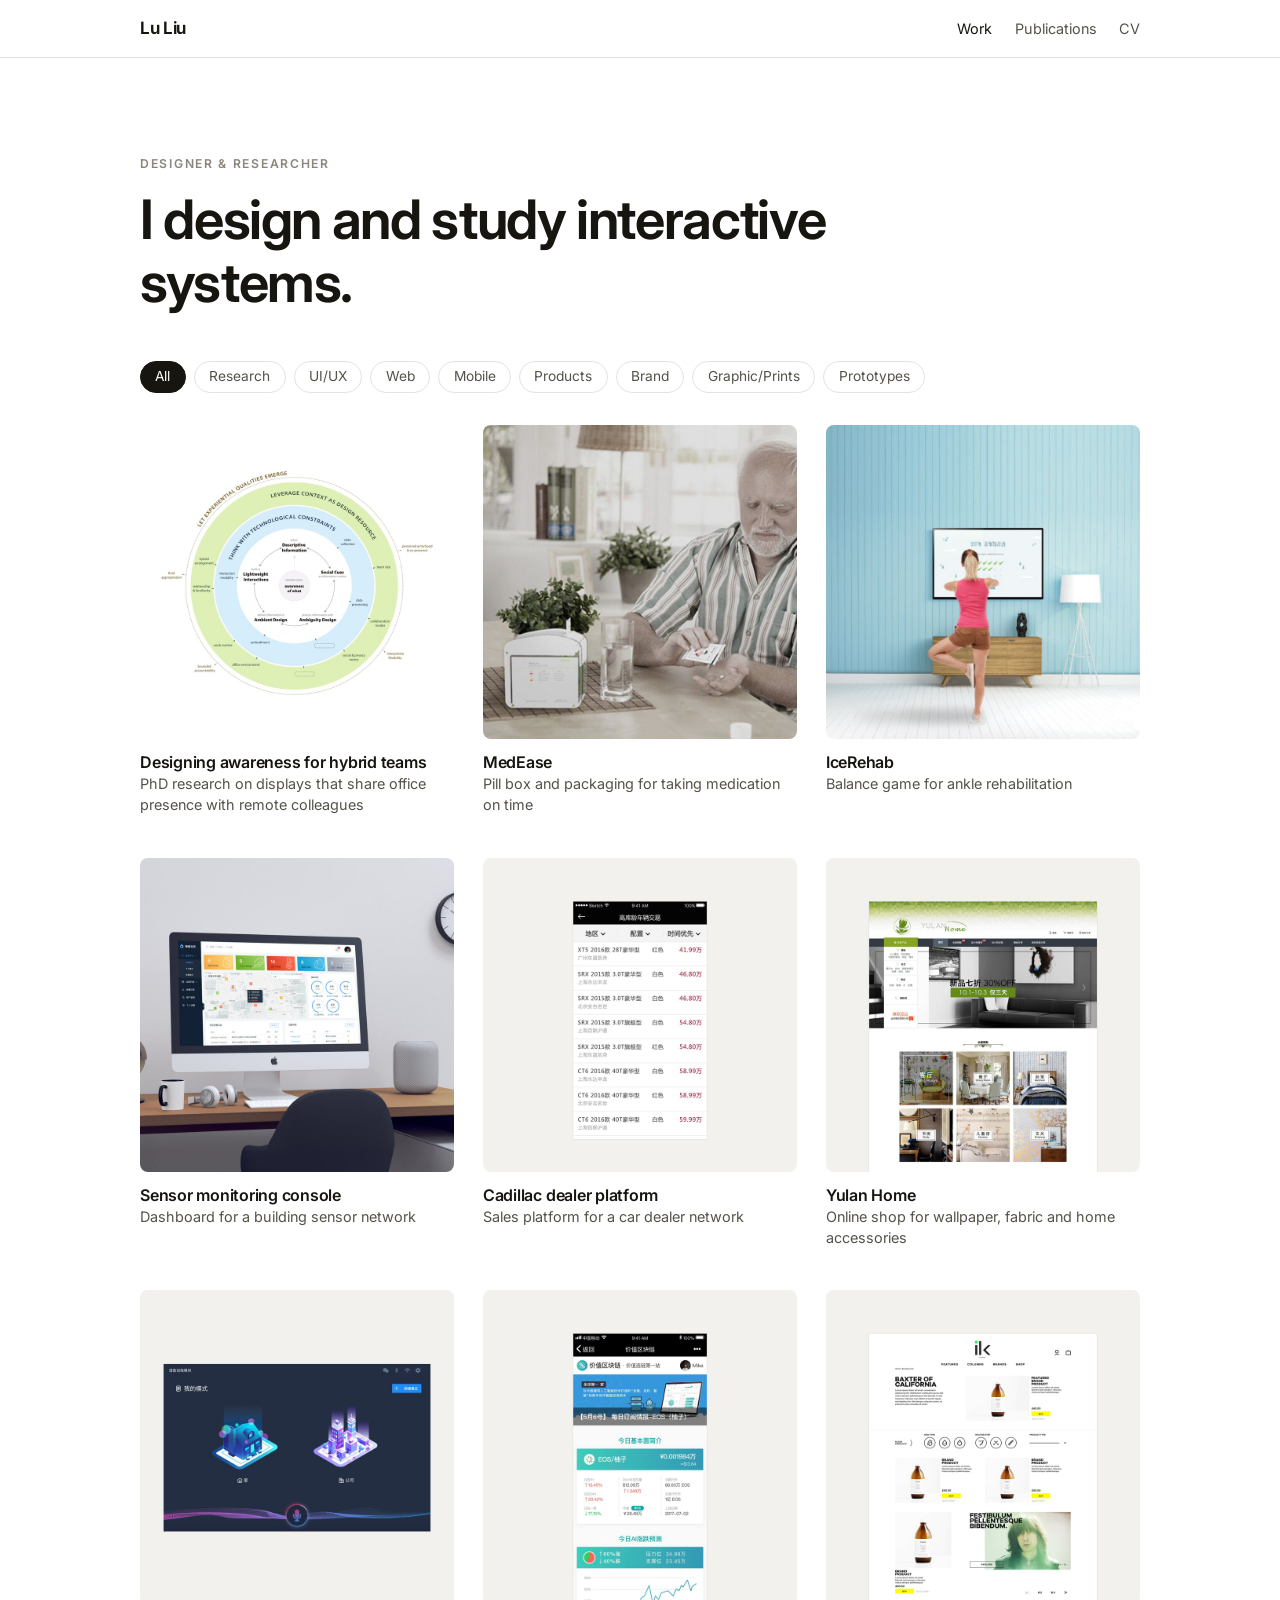
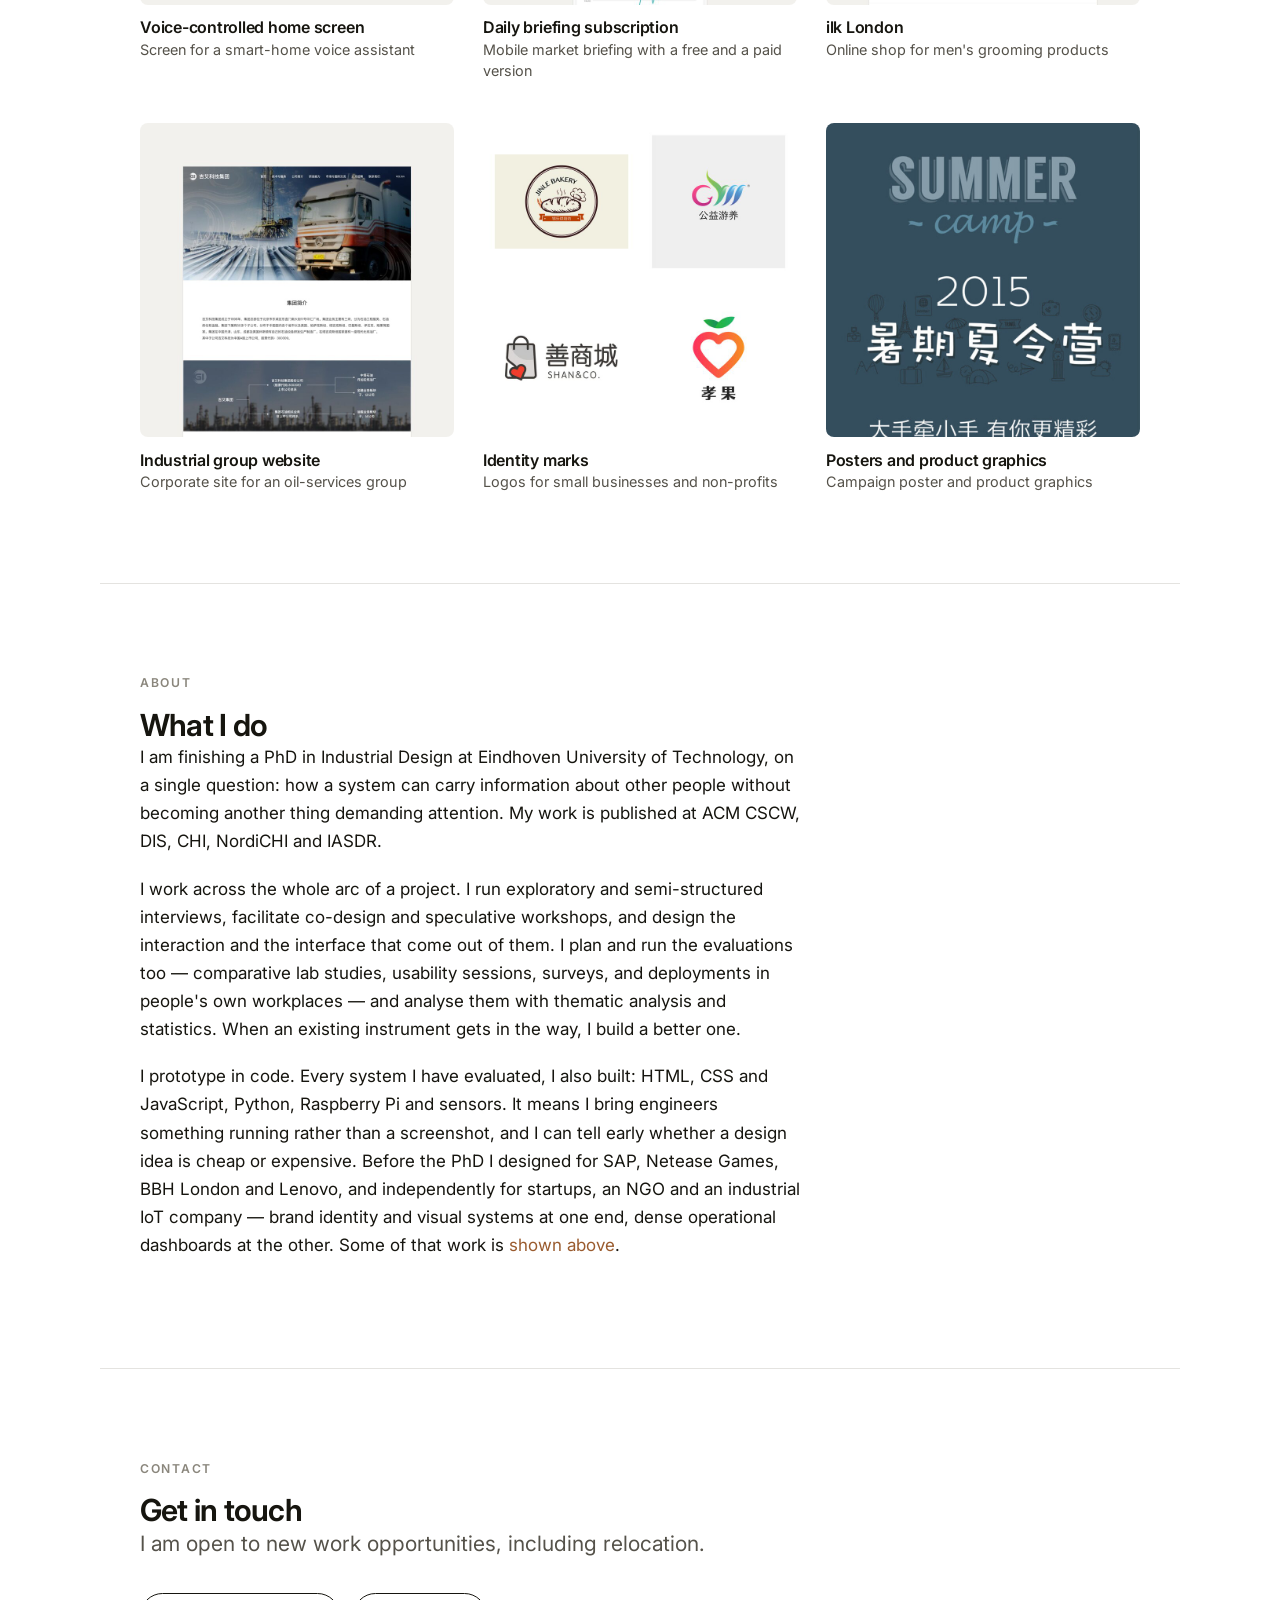
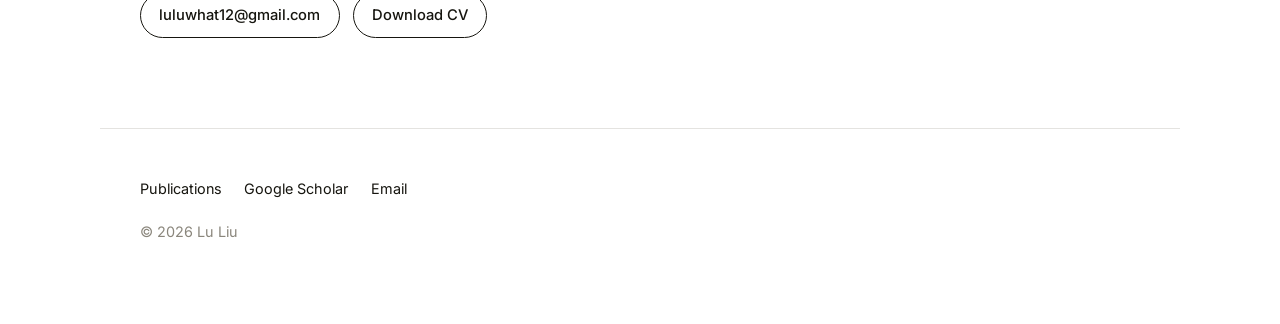
<file: index.html>
<!doctype html>
<html lang="en">
<head>
<meta charset="utf-8">
<meta name="viewport" content="width=device-width, initial-scale=1">
<title>Lu Liu — Designer &amp; Researcher</title>
<meta name="description" content="Lu Liu designs and studies interactive systems — from first interview to working prototype and deployment.">
<link rel="preconnect" href="https://fonts.googleapis.com">
<link rel="preconnect" href="https://fonts.gstatic.com" crossorigin>
<link href="https://fonts.googleapis.com/css2?family=Inter:wght@400;500;600;650&display=swap" rel="stylesheet">
<link rel="icon" href="favicon.svg" type="image/svg+xml">
<link rel="stylesheet" href="style.css">
</head>
<body>

<a class="skip" href="#main">Skip to content</a>

<nav class="nav">
  <div class="nav-in">
    <a class="nav-name" href="index.html">Lu Liu</a>
    <div class="nav-links">
      <a href="#work" aria-current="page">Work</a>
      <a href="publications.html">Publications</a>
      <a href="files/cv.pdf">CV</a>
    </div>
  </div>
</nav>

<main id="main">

<header class="hero wrap">
  <p class="eyebrow">Designer &amp; Researcher</p>
  <h1>I design and study interactive systems.</h1>
</header>

<section id="work" class="wrap work">
  <h2 class="visually-hidden">Projects</h2>
  <div class="filters" role="group" aria-label="Filter projects" hidden>
    <button type="button" data-filter="all" aria-pressed="true">All</button>
    <button type="button" data-filter="research" aria-pressed="false">Research</button>
    <button type="button" data-filter="ui" aria-pressed="false">UI/UX</button>
    <button type="button" data-filter="web" aria-pressed="false">Web</button>
    <button type="button" data-filter="mobile" aria-pressed="false">Mobile</button>
    <button type="button" data-filter="product" aria-pressed="false">Products</button>
    <button type="button" data-filter="brand" aria-pressed="false">Brand</button>
    <button type="button" data-filter="print" aria-pressed="false">Graphic/Prints</button>
    <button type="button" data-filter="prototypes" aria-pressed="false">Prototypes</button>
  </div>

  <div class="tgrid">
    <a class="tcard" href="awareness.html" data-tags="research prototypes">
      <img src="img/teasers/awareness.jpg" width="800" height="800" alt="A diagram of the design approach from the PhD research.">
      <h3>Designing awareness for hybrid teams</h3>
      <p>PhD research on displays that share office presence with remote colleagues</p>
    </a>
    <a class="tcard" href="medease.html" data-tags="product mobile prototypes">
      <img src="img/teasers/medease.jpg" width="800" height="800" alt="An older man at a kitchen table taking a pill, with the MedEase box beside him.">
      <h3>MedEase</h3>
      <p>Pill box and packaging for taking medication on time</p>
    </a>
    <a class="tcard" href="icerehab.html" data-tags="research prototypes">
      <img src="img/teasers/icerehab.jpg" width="800" height="800" alt="A person balancing on one leg in front of a screen running the IceRehab game.">
      <h3>IceRehab</h3>
      <p>Balance game for ankle rehabilitation</p>
    </a>
    <a class="tcard" href="sensor.html" data-tags="ui web">
      <img src="img/teasers/sensor.jpg" width="800" height="800" alt="The sensor monitoring dashboard on a desktop monitor." loading="lazy" decoding="async">
      <h3>Sensor monitoring console</h3>
      <p>Dashboard for a building sensor network</p>
    </a>
    <a class="tcard" href="cadillac.html" data-tags="ui web mobile">
      <img src="img/teasers/cadillac.jpg" width="800" height="800" alt="The mobile inventory screen of the dealer platform." loading="lazy" decoding="async">
      <h3>Cadillac dealer platform</h3>
      <p>Sales platform for a car dealer network</p>
    </a>
    <a class="tcard" href="yulan.html" data-tags="ui web brand">
      <img src="img/teasers/yulan.jpg" width="800" height="800" alt="The top of the Yulan Home homepage." loading="lazy" decoding="async">
      <h3>Yulan Home</h3>
      <p>Online shop for wallpaper, fabric and home accessories</p>
    </a>
    <a class="tcard" href="voice.html" data-tags="ui">
      <img src="img/teasers/voice.jpg" width="800" height="800" alt="The home screen of the voice assistant, with two isometric scenes." loading="lazy" decoding="async">
      <h3>Voice-controlled home screen</h3>
      <p>Screen for a smart-home voice assistant</p>
    </a>
    <a class="tcard" href="briefing.html" data-tags="ui mobile">
      <img src="img/teasers/briefing.jpg" width="800" height="800" alt="The top of the subscriber version of the daily briefing page." loading="lazy" decoding="async">
      <h3>Daily briefing subscription</h3>
      <p>Mobile market briefing with a free and a paid version</p>
    </a>
    <a class="tcard" href="ilk.html" data-tags="ui web mobile print">
      <img src="img/teasers/ilk.jpg" width="800" height="800" alt="The ilk London category page." loading="lazy" decoding="async">
      <h3>ilk London</h3>
      <p>Online shop for men&#x27;s grooming products</p>
    </a>
    <a class="tcard" href="industrial.html" data-tags="ui web mobile">
      <img src="img/teasers/industrial.jpg" width="800" height="800" alt="The top of the industrial group homepage." loading="lazy" decoding="async">
      <h3>Industrial group website</h3>
      <p>Corporate site for an oil-services group</p>
    </a>
    <a class="tcard" href="identity.html" data-tags="brand">
      <img src="img/teasers/identity.jpg" width="800" height="800" alt="Four logos: a bakery, a charity travel program, a charity shop and an elder-care service." loading="lazy" decoding="async">
      <h3>Identity marks</h3>
      <p>Logos for small businesses and non-profits</p>
    </a>
    <a class="tcard" href="posters.html" data-tags="print">
      <img src="img/teasers/posters.jpg" width="800" height="800" alt="A campaign poster for a 2015 summer camp." loading="lazy" decoding="async">
      <h3>Posters and product graphics</h3>
      <p>Campaign poster and product graphics</p>
    </a>
  </div>
</section>

<section class="wrap">
  <div class="narrow">
    <p class="eyebrow">About</p>
    <h2>What I do</h2>
    <p>
      I am finishing a PhD in Industrial Design at Eindhoven University of Technology, on a
      single question: how a system can carry information about other people without becoming
      another thing demanding attention. My work is published at ACM CSCW, DIS, CHI, NordiCHI
      and IASDR.
    </p>
    <p>
      I work across the whole arc of a project. I run exploratory and semi-structured
      interviews, facilitate co-design and speculative workshops, and design the interaction
      and the interface that come out of them. I plan and run the evaluations too —
      comparative lab studies, usability sessions, surveys, and deployments in people's
      own workplaces — and analyse them with thematic analysis and statistics. When an
      existing instrument gets in the way, I build a better one.
    </p>
    <p>
      I prototype in code. Every system I have evaluated, I also built: HTML, CSS and
      JavaScript, Python, Raspberry Pi and sensors. It means I bring engineers something
      running rather than a screenshot, and I can tell early whether a design idea is cheap
      or expensive. Before the PhD I designed for SAP, Netease Games, BBH London and Lenovo,
      and independently for startups, an NGO and an industrial IoT company — brand identity
      and visual systems at one end, dense operational dashboards at the other. Some of that
      work is <a href="#work">shown above</a>.
    </p>
  </div>
</section>

<section class="wrap">
  <div class="narrow">
    <p class="eyebrow">Contact</p>
    <h2>Get in touch</h2>
    <p class="lede">
      I am open to new work opportunities, including relocation.
    </p>
    <div class="btn-row">
      <a class="btn" href="mailto:luluwhat12@gmail.com">luluwhat12@gmail.com</a>
      <a class="btn" href="files/cv.pdf">Download CV</a>
    </div>
  </div>
</section>

</main>

<footer class="wrap">
  <div class="foot-links">
    <a href="publications.html">Publications</a>
    <a href="https://scholar.google.com/citations?user=F97cdc4AAAAJ&hl=en">Google Scholar</a>
    <a href="mailto:luluwhat12@gmail.com">Email</a>
  </div>
  <p>© 2026 Lu Liu</p>
</footer>

<script>
(function () {
  var bar = document.querySelector('.filters');
  var cards = document.querySelectorAll('.tcard');
  bar.hidden = false;
  var allBtn = bar.querySelector('[data-filter="all"]');
  var tagBtns = [].slice.call(bar.querySelectorAll('button[data-filter]:not([data-filter="all"])'));
  function apply() {
    var on = tagBtns.filter(function (b) { return b.getAttribute('aria-pressed') === 'true'; })
                    .map(function (b) { return b.dataset.filter; });
    allBtn.setAttribute('aria-pressed', on.length ? 'false' : 'true');
    cards.forEach(function (c) {
      var t = c.dataset.tags.split(' ');
      c.hidden = on.length > 0 && !on.some(function (f) { return t.indexOf(f) !== -1; });
    });
  }
  bar.addEventListener('click', function (e) {
    var btn = e.target.closest('button[data-filter]');
    if (!btn) return;
    if (btn === allBtn) {
      tagBtns.forEach(function (b) { b.setAttribute('aria-pressed', 'false'); });
    } else {
      btn.setAttribute('aria-pressed', btn.getAttribute('aria-pressed') === 'true' ? 'false' : 'true');
    }
    apply();
  });
})();
</script>

</body>
</html>
</file>
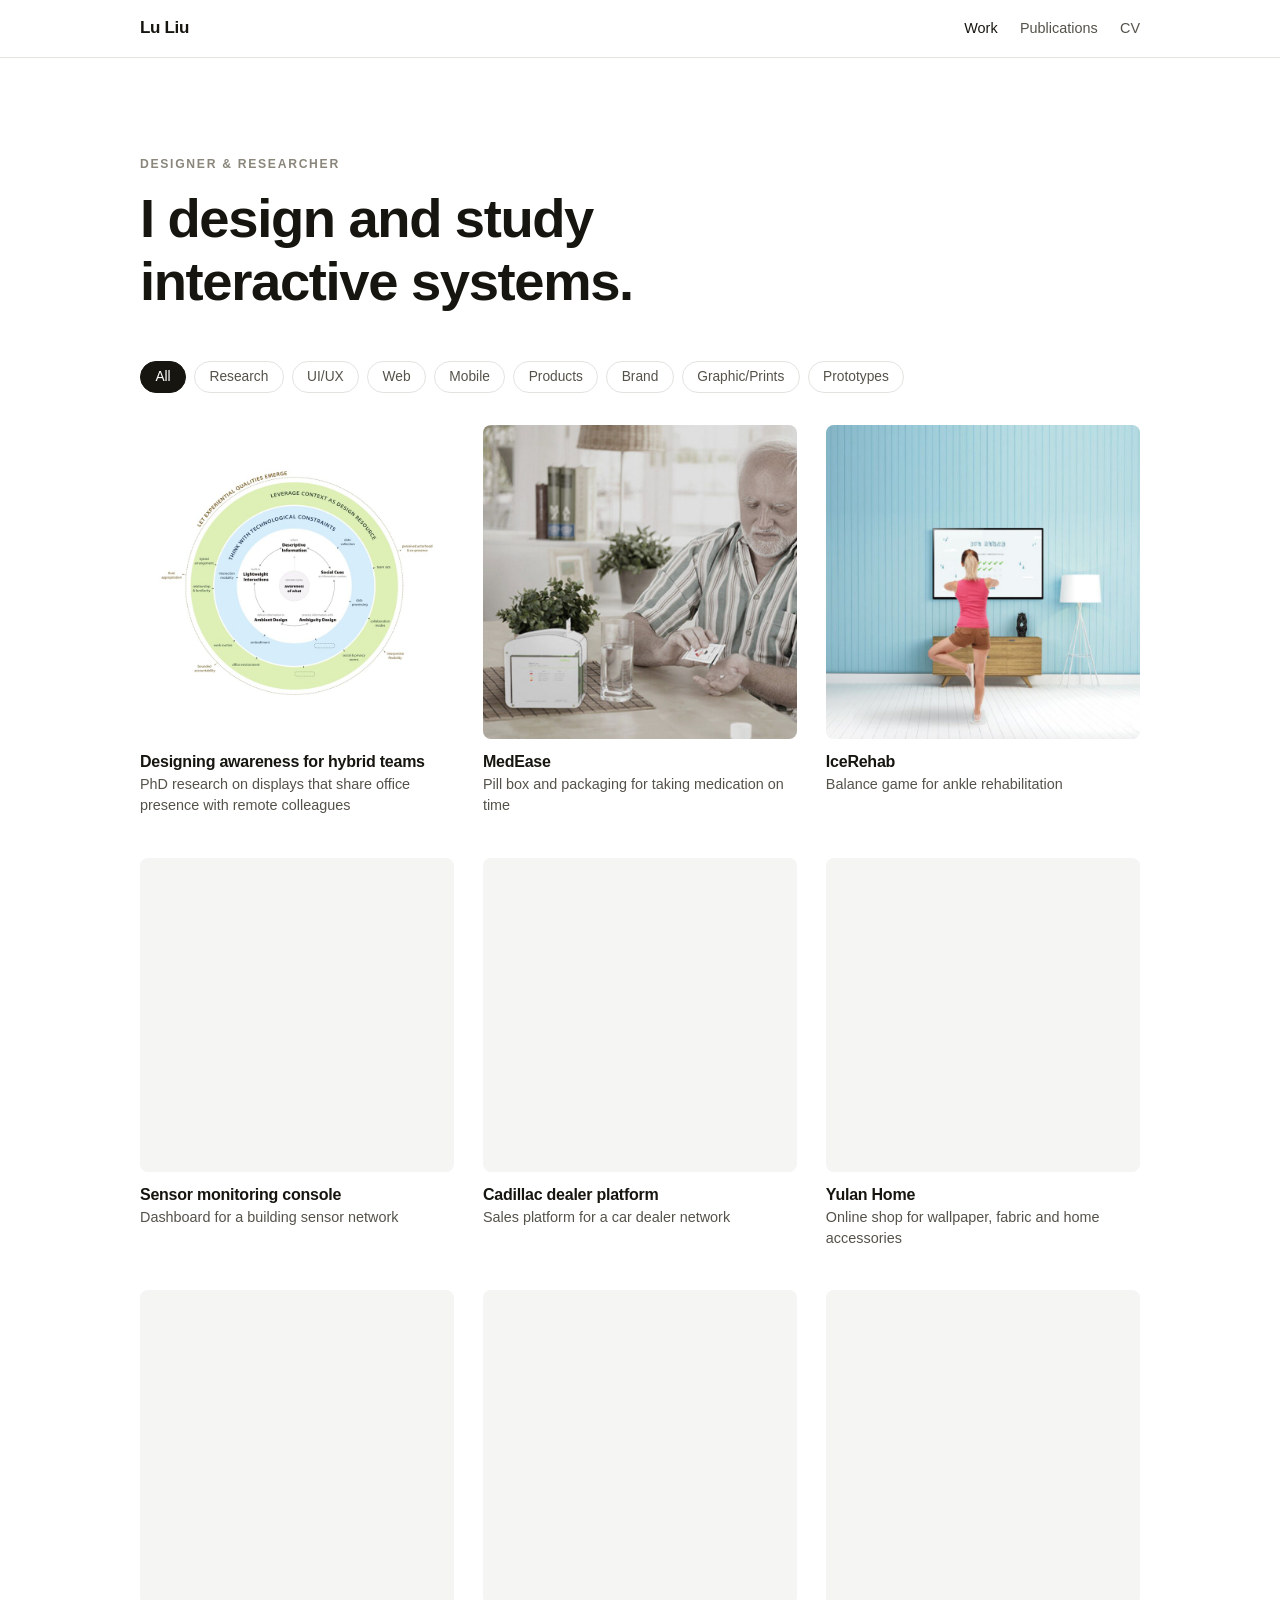
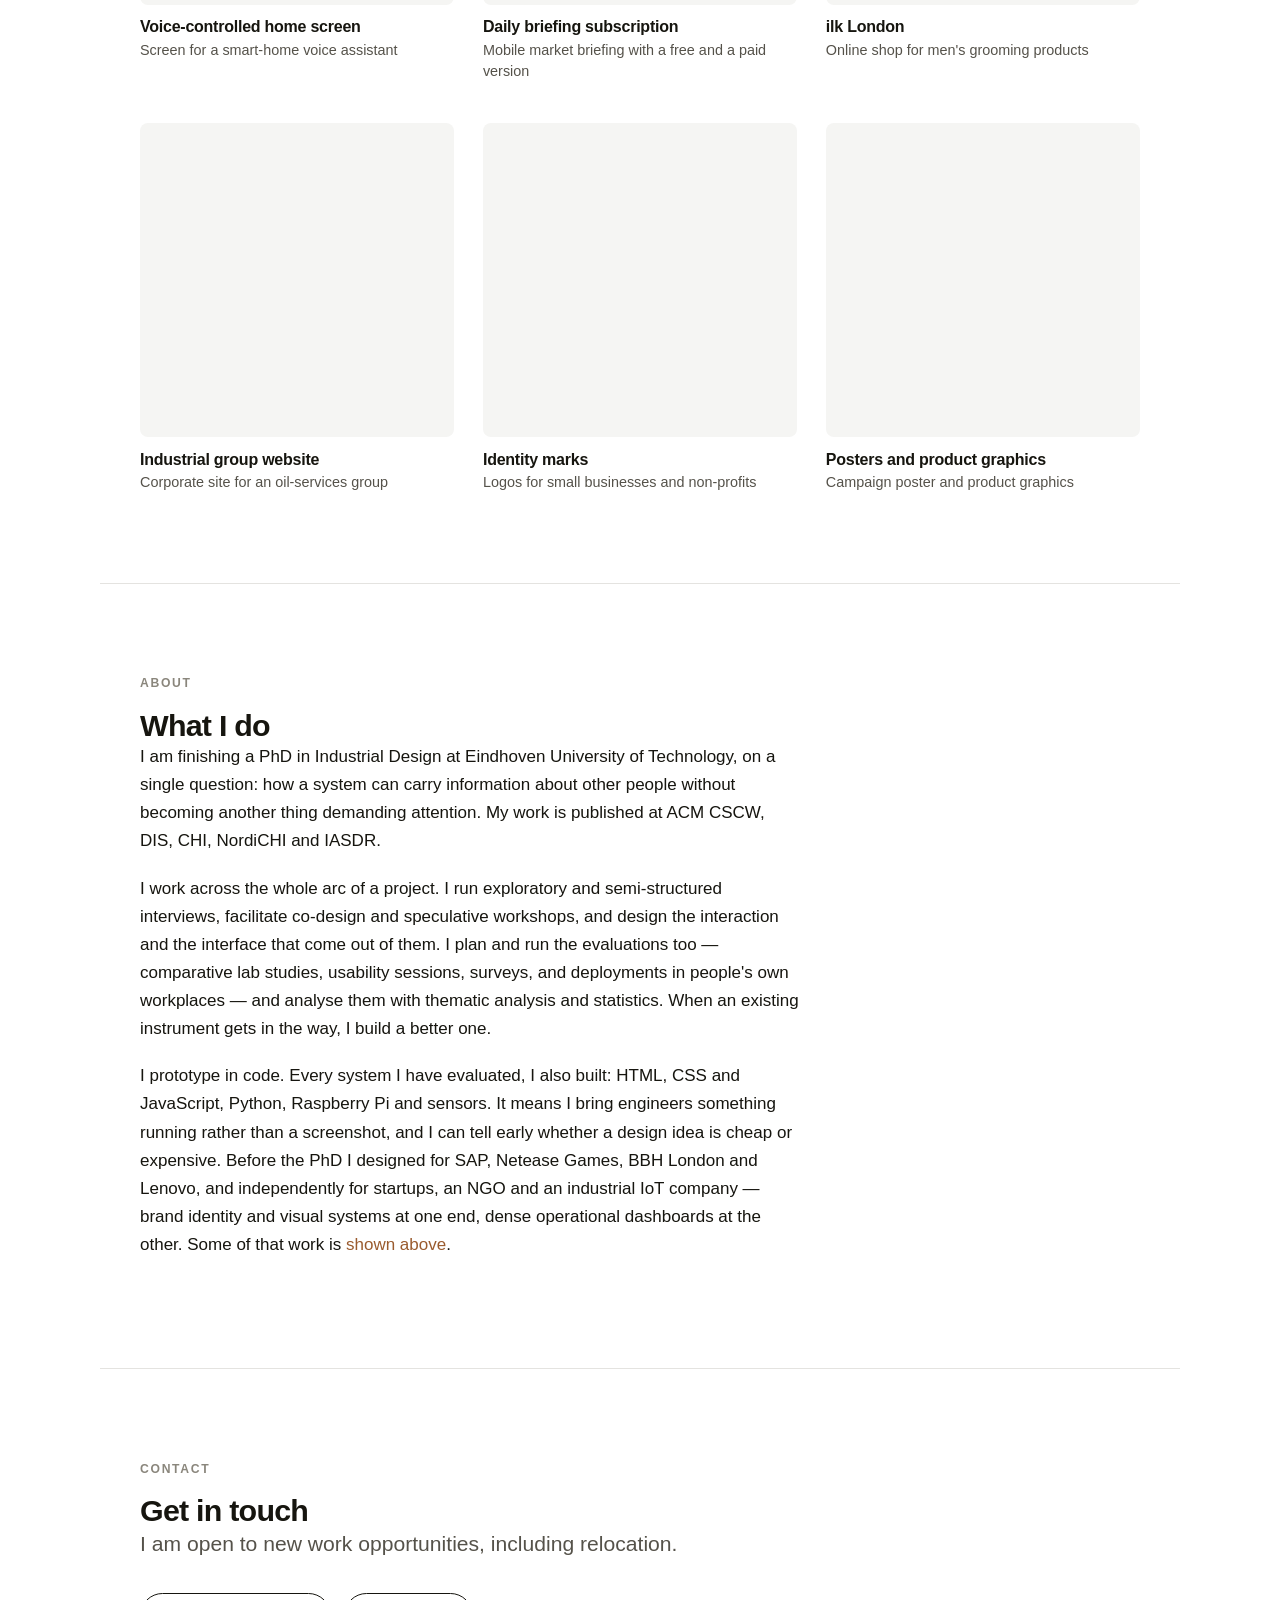
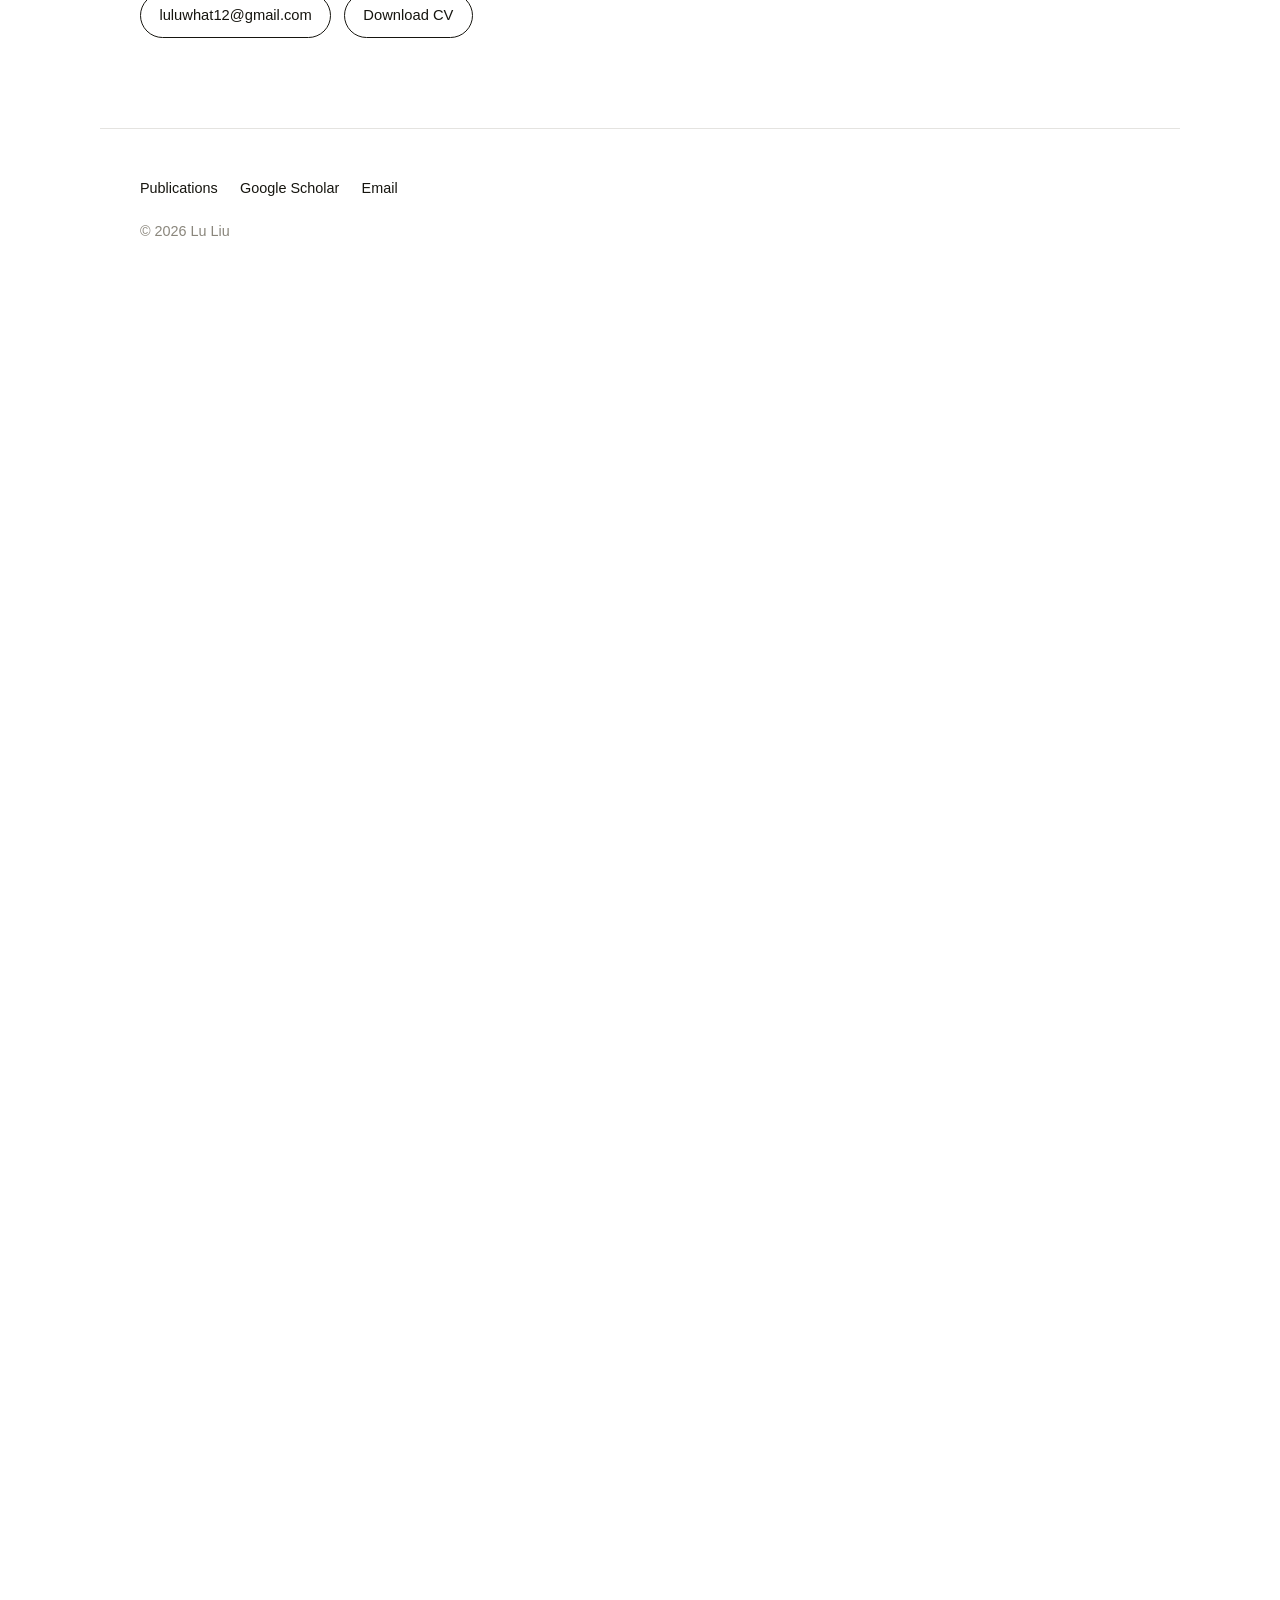
<file: design-work.html>
<!doctype html>
<html lang="en">
<head>
<meta charset="utf-8">
<title>Lu Liu — Work</title>
<meta http-equiv="refresh" content="0; url=index.html#work">
<link rel="canonical" href="index.html#work">
</head>
<body>
<p>This page has moved. <a href="index.html#work">See all work</a>.</p>
</body>
</html>
</file>
<file: style.css>
/* ---------------------------------------------------------
   Lu Liu — portfolio
   Edit the tokens in :root to restyle the whole site.
--------------------------------------------------------- */

:root {
  --bg:        #ffffff;
  --surface:   #ffffff;
  --ink:       #16150f;
  --ink-soft:  #55524a;
  --ink-faint: #8a867c;
  --rule:      #e4e3e0;
  --accent:    #9a5b2e;
  --accent-bg: #f5f5f3;

  --max: 1080px;
  --gap: clamp(3rem, 7vw, 6rem);

  --sans: "Inter", -apple-system, BlinkMacSystemFont, "Segoe UI", Helvetica, Arial, sans-serif;
}

@media (prefers-color-scheme: dark) {
  :root {
    --bg:        #14140f;
    --surface:   #1c1c16;
    --ink:       #f0eee7;
    --ink-soft:  #b3afa4;
    --ink-faint: #7d7a70;
    --rule:      #33322a;
    --accent:    #d99b62;
    --accent-bg: #26231c;
  }
}

* { box-sizing: border-box; }

html { scroll-behavior: smooth; }

/* anchor targets clear the sticky nav */
:target, section[id], main[id] { scroll-margin-top: 4.5rem; }


body {
  margin: 0;
  background: var(--bg);
  color: var(--ink);
  font-family: var(--sans);
  font-size: 17px;
  line-height: 1.65;
  -webkit-font-smoothing: antialiased;
  font-feature-settings: "kern", "liga";
}

img { max-width: 100%; height: auto; display: block; }

a { color: var(--accent); text-decoration: none; }
a:hover { text-decoration: underline; text-underline-offset: 3px; }

.wrap { max-width: var(--max); margin: 0 auto; padding-inline: clamp(1.25rem, 5vw, 2.5rem); }
.narrow { max-width: 660px; }

/* ---------- nav ---------- */
.nav {
  position: sticky; top: 0; z-index: 20;
  background: color-mix(in srgb, var(--bg) 88%, transparent);
  backdrop-filter: saturate(160%) blur(12px);
  border-bottom: 1px solid var(--rule);
}
.nav-in {
  max-width: var(--max); margin: 0 auto;
  padding: 0.9rem clamp(1.25rem, 5vw, 2.5rem);
  display: flex; align-items: baseline; gap: 1.5rem;
}
.nav-name { font-weight: 650; letter-spacing: -0.02em; color: var(--ink); }
.nav-name:hover { text-decoration: none; }
.nav-links { margin-left: auto; display: flex; gap: 1.4rem; font-size: 0.9rem; }
.nav-links a { color: var(--ink-soft); }
.nav-links a:hover, .nav-links a[aria-current="page"] { color: var(--ink); }

/* ---------- type ---------- */
h1, h2, h3 { line-height: 1.15; letter-spacing: -0.025em; font-weight: 640; margin: 0; }
h1 { font-size: clamp(2.2rem, 5.5vw, 3.4rem); }
h2 { font-size: clamp(1.45rem, 3vw, 1.9rem); }
h3 { font-size: 1.12rem; letter-spacing: -0.015em; }

.eyebrow {
  font-size: 0.76rem; letter-spacing: 0.14em; text-transform: uppercase;
  color: var(--ink-faint); font-weight: 600; margin: 0 0 0.9rem;
}

.lede { font-size: clamp(1.1rem, 2.2vw, 1.32rem); line-height: 1.55; color: var(--ink-soft); }

p { margin: 0 0 1.15em; }
.muted { color: var(--ink-soft); }
.small { font-size: 0.9rem; }

section { padding-block: var(--gap); }
section + section { border-top: 1px solid var(--rule); }

/* ---------- hero ---------- */
.hero { padding-block: clamp(4rem, 11vw, 8rem) var(--gap); }
.hero h1 { max-width: 19ch; }
.hero .lede { max-width: 52ch; margin-top: 1.6rem; }

.meta-row {
  display: flex; flex-wrap: wrap; gap: 0.6rem 1.6rem;
  margin-top: 2.2rem; font-size: 0.9rem; color: var(--ink-faint);
}

/* ---------- work cards ---------- */
.work-list { display: grid; gap: 2.5rem; margin-top: 2.5rem; }

.card {
  display: grid; grid-template-columns: 1fr; gap: 1.4rem;
  background: var(--surface); border: 1px solid var(--rule);
  border-radius: 14px; overflow: hidden;
  transition: border-color .18s ease, transform .18s ease;
}
.card:hover { border-color: color-mix(in srgb, var(--accent) 45%, var(--rule)); }
@media (min-width: 760px) {
  .card { grid-template-columns: 1.05fr 1fr; align-items: stretch; gap: 0; }
}
.card-media { background: var(--accent-bg); display: flex; align-items: center; justify-content: center; padding: 1.5rem; }
.card-media.diagram { background: #fff; padding: clamp(1.25rem, 3vw, 2rem); }
.card-media img { border-radius: 6px; }
.card-body { padding: clamp(1.5rem, 3vw, 2.2rem); display: flex; flex-direction: column; }
.card-body h3 { margin-bottom: 0.5rem; }
.card-body .tags { margin-top: auto; padding-top: 1.2rem; }

.card.stub { opacity: 0.72; }
.card.stub .card-media { background: var(--rule); min-height: 140px; }

.tags { display: flex; flex-wrap: wrap; gap: 0.45rem; }
.tag {
  font-size: 0.74rem; letter-spacing: 0.04em; padding: 0.25rem 0.6rem;
  border: 1px solid var(--rule); border-radius: 999px; color: var(--ink-faint);
}

/* ---------- case study ---------- */
.case-head { padding-block: clamp(3rem, 8vw, 5.5rem) 2.5rem; }
.case-head h1 { max-width: 20ch; }
.case-facts {
  display: grid; gap: 1.2rem 2.5rem; margin-top: 2.5rem;
  grid-template-columns: repeat(auto-fit, minmax(150px, 1fr));
  padding-top: 1.8rem; border-top: 1px solid var(--rule);
}
.case-facts dt { font-size: 0.76rem; letter-spacing: 0.12em; text-transform: uppercase; color: var(--ink-faint); font-weight: 600; margin-bottom: 0.3rem; }
.case-facts dd { margin: 0; font-size: 0.95rem; }

.case-body {
  display: grid;
  grid-template-columns: 1fr min(660px, 100%) 1fr;
}
.case-body > * { grid-column: 2; }
.case-body > figure.wide { grid-column: 1 / -1; }
.case-body h2 { margin: 3.2rem 0 1rem; }
.case-body h3 { margin: 2.2rem 0 0.6rem; }
.case-body ul { padding-left: 1.15rem; margin: 0 0 1.15em; }
.case-body li { margin-bottom: 0.5em; }

/* --- case study: the four studies --- */
.study-nav { margin: 2.4rem 0 1rem; border-top: 1px solid var(--rule); }
.study-nav a {
  display: grid; grid-template-columns: 2.6rem 1fr; gap: 0.2rem;
  padding: 0.95rem 0; border-bottom: 1px solid var(--rule); color: var(--ink);
}
.study-nav a:hover { text-decoration: none; color: var(--accent); }
.study-nav .n { font-size: 0.82rem; color: var(--ink-faint); font-variant-numeric: tabular-nums; padding-top: 0.15rem; }
.study-nav a:hover .n { color: var(--accent); }
.study-nav .t { font-weight: 500; }
.study-nav .d { display: block; font-weight: 400; font-size: 0.9rem; color: var(--ink-faint); margin-top: 0.15rem; }

.study-head { margin: 4.2rem 0 1.4rem; padding-top: 2.4rem; border-top: 1px solid var(--rule); }
.study-head h2 { margin: 0 0 0.9rem; }
.study-num {
  font-size: 0.76rem; letter-spacing: 0.14em; text-transform: uppercase;
  color: var(--accent); font-weight: 600; margin: 0 0 0.7rem;
}
.study-meta {
  display: flex; flex-wrap: wrap; gap: 0.3rem 1.3rem;
  font-size: 0.86rem; color: var(--ink-faint); margin: 0;
}
.study-meta span + span::before { content: "· "; margin-right: 0.4rem; }

.answer-head { margin-top: 4.6rem !important; padding-top: 2.6rem; border-top: 2px solid var(--ink); }
.answer-head + .lede { margin-bottom: 1.6rem; }


figure { margin: 2.8rem 0; }

/* no border: on the white page the art should run straight into the page */
figure img { border-radius: 8px; background: var(--surface); }
/* figures exported on a white page: keep the white plate and give the art room to breathe,
   so they read as a plate rather than a glowing slab in dark mode */
figure.diagram img { background: #fff; padding: clamp(1rem, 2.6vw, 2rem); }
figcaption { margin-top: 0.7rem; font-size: 0.85rem; color: var(--ink-faint); line-height: 1.5; }

blockquote {
  margin: 2.2rem 0; padding: 1.3rem 1.5rem;
  background: var(--accent-bg); border-left: 3px solid var(--accent);
  border-radius: 0 8px 8px 0;
}
blockquote p:last-child { margin-bottom: 0; }

/* ---------- publications ---------- */
.pubs { margin-top: 2.5rem; display: grid; gap: 0; }
.pub { padding: 1.5rem 0; border-top: 1px solid var(--rule); display: grid; gap: 0.35rem; }
.pub:last-child { border-bottom: 1px solid var(--rule); }
.pub-title { font-weight: 600; color: var(--ink); }
.pub-venue { font-size: 0.9rem; color: var(--ink-soft); }
.pub-note { font-size: 0.85rem; color: var(--ink-faint); }

/* ---------- footer ---------- */
footer { border-top: 1px solid var(--rule); padding-block: 3rem 4rem; font-size: 0.9rem; color: var(--ink-faint); }
.foot-links { display: flex; flex-wrap: wrap; gap: 1.4rem; margin-bottom: 1.2rem; }
.foot-links a { color: var(--ink); }

/* ---------- utility ---------- */
.btn {
  display: inline-block; padding: 0.6rem 1.15rem; border: 1px solid var(--ink);
  border-radius: 999px; color: var(--ink); font-size: 0.92rem; font-weight: 500;
}
.btn:hover { background: var(--ink); color: var(--bg); text-decoration: none; }
.btn-row { display: flex; flex-wrap: wrap; gap: 0.8rem; margin-top: 2rem; }

.skip { position: absolute; left: -9999px; }
.skip:focus { left: 1rem; top: 1rem; background: var(--surface); padding: 0.6rem 1rem; z-index: 50; border-radius: 6px; }

/* ---------- image grids ---------- */
.grid2, .grid3, .grid4 { display: grid; gap: 1rem; margin: 2.8rem 0; align-items: start; }
.grid2 { grid-template-columns: 1fr; }
.grid3, .grid4 { grid-template-columns: 1fr 1fr; }
@media (min-width: 620px) { .grid2 { grid-template-columns: 1fr 1fr; } }
@media (min-width: 720px) {
  .grid3 { grid-template-columns: repeat(3, 1fr); }
  .grid4 { grid-template-columns: repeat(4, 1fr); }
}
.grid2 > figure, .grid3 > figure, .grid4 > figure { margin: 0; }
.grid2 img, .grid3 img, .grid4 img { width: 100%; }

/* uniform-height row: letterbox mixed aspect ratios so captions line up */
.grid-even .shot > a, .grid-even > figure > img { height: clamp(220px, 26vw, 360px); }
.grid-even .shot > a { display: flex; align-items: center; justify-content: center; }
.grid-even img { width: auto; max-width: 100%; max-height: 100%; object-fit: contain; }
.case-body .grid2, .case-body .grid3, .case-body .grid4 { grid-column: 1 / -1; }

img.round { border-radius: 999px; aspect-ratio: 1; object-fit: cover; }

/* ---------- video ---------- */
video { width: 100%; height: auto; display: block; border-radius: 8px; background: #000; }

.next-case {
  margin-top: 3.5rem; padding-top: 1.6rem; border-top: 1px solid var(--rule);
  font-weight: 500;
}

/* ---------- screenshot plates (design work) ---------- */
.shot { margin: 0; }
.shot > a, .shot > .plate {
  display: block; position: relative; overflow: hidden;
  border: 1px solid var(--rule); border-radius: 10px; background: #fff;
}
.shot > a:hover { border-color: color-mix(in srgb, var(--accent) 50%, var(--rule)); text-decoration: none; }
.shot.tall > a { height: 480px; }   /* fixed, not max — keeps captions aligned across a row */
.shot.tall > a::after {
  content: ""; position: absolute; inset: auto 0 0 0; height: 88px;
  background: linear-gradient(to bottom, rgba(255,255,255,0), #fff);
  pointer-events: none;
}
.shot img { border-radius: 0; }
.shot figcaption { margin-top: 0.55rem; }
.shot-note { font-size: 0.8rem; color: var(--ink-faint); margin-top: 0.35rem; }

/* ---------- design-work page ---------- */
.proj { padding-block: var(--gap); }
.proj + .proj { border-top: 1px solid var(--rule); }
.proj-head { max-width: 660px; margin-bottom: 2.2rem; }
.proj-head h2 { margin-bottom: 0.8rem; }
.proj-head .tags { margin-top: 1.2rem; }
.proj-kind {
  font-size: 0.76rem; letter-spacing: 0.14em; text-transform: uppercase;
  color: var(--accent); font-weight: 600; margin: 0 0 0.7rem;
}
.marks { display: grid; gap: 1.4rem; grid-template-columns: repeat(auto-fit, minmax(190px, 1fr)); margin: 2.4rem 0 0; }
.marks figure { margin: 0; }
.marks img { background: #fff; border: 1px solid var(--rule); border-radius: 10px; padding: 1.4rem;
  height: clamp(150px, 18vw, 210px); width: 100%; object-fit: contain; }

.proj-sub {
  margin: 3rem 0 0.9rem; font-size: 1rem; font-weight: 650;
  color: var(--ink); letter-spacing: -0.01em;
}
.proj-sub + * { margin-top: 0.9rem; }
.proj .narrow { max-width: 660px; }
.proj .narrow + .grid2, .proj .narrow + .grid3, .proj .narrow + .grid4,
.proj .narrow + .shot { margin-top: 2rem; }

/* ---------- lightbox ---------- */
.lightbox {
  position: fixed; inset: 0; z-index: 100;
  background: rgba(14, 13, 10, 0.92);
  /* flex-start + auto margins on the stage, NOT align-items:center: a centred flex item
     taller than its container overflows in both directions and its top can never be
     scrolled to. Full-length page shots are several thousand pixels tall. */
  display: none; align-items: flex-start; justify-content: center;
  padding: clamp(1rem, 4vw, 3rem);
  overflow: auto;
  overscroll-behavior: contain;
}
/* the [hidden] attribute is what toggles it; never let display win over it */
.lightbox:not([hidden]) { display: flex; }
/* auto margins centre the stage when it fits and resolve to zero when it overflows */
.lb-stage { margin: auto; max-width: 100%; }
.lb-img {
  max-width: min(1400px, 100%);
  margin: 0 auto;
  border-radius: 6px;
  background: #fff;
}
.lb-cap {
  margin-top: 0.9rem; text-align: center;
  color: rgba(255, 255, 255, 0.72); font-size: 0.88rem; line-height: 1.5;
}
.lb-close, .lb-nav {
  position: fixed; z-index: 2;
  background: rgba(255, 255, 255, 0.1); color: #fff;
  border: 1px solid rgba(255, 255, 255, 0.22); border-radius: 999px;
  cursor: pointer; font-family: inherit; line-height: 1;
  display: flex; align-items: center; justify-content: center;
  transition: background .15s ease;
}
.lb-close:hover, .lb-nav:hover { background: rgba(255, 255, 255, 0.24); }
.lb-close:focus-visible, .lb-nav:focus-visible { outline: 2px solid #fff; outline-offset: 2px; }
.lb-close { top: 1rem; right: 1rem; width: 2.6rem; height: 2.6rem; font-size: 1.6rem; padding-bottom: 0.15em; }
.lb-nav { top: 50%; transform: translateY(-50%); width: 2.8rem; height: 2.8rem; font-size: 1.7rem; padding-bottom: 0.12em; }
.lb-prev { left: 1rem; }
.lb-next { right: 1rem; }
@media (max-width: 640px) {
  .lb-nav { top: auto; bottom: 1rem; transform: none; }
}

/* cursor hint on the plates that open it */
.shot > a { cursor: zoom-in; }


/* ---------- homepage: one-sentence hero + square teaser grid ---------- */
.hero h1 { max-width: 22ch; }
.work { padding-top: 0; }
section.work + section { border-top: 1px solid var(--rule); }

.filters { display: flex; flex-wrap: wrap; gap: 0.5rem; margin-bottom: 2rem; }
.filters[hidden] { display: none; }
.filters button {
  font: inherit; font-size: 0.86rem; line-height: 1; cursor: pointer;
  padding: 0.5rem 0.9rem; border-radius: 999px;
  border: 1px solid var(--rule); background: transparent; color: var(--ink-soft);
}
.filters button:hover { border-color: var(--ink-faint); color: var(--ink); }
.filters button[aria-pressed="true"] { background: var(--ink); border-color: var(--ink); color: var(--bg); }
.filters button:focus-visible { outline: 2px solid var(--accent); outline-offset: 2px; }

.tgrid { display: grid; grid-template-columns: 1fr; gap: 2.2rem 1.5rem; }
@media (min-width: 600px) { .tgrid { grid-template-columns: repeat(2, 1fr); } }
@media (min-width: 900px) { .tgrid { grid-template-columns: repeat(3, 1fr); gap: 2.6rem 1.8rem; } }

.tcard { display: block; color: var(--ink); }
.tcard[hidden] { display: none; }
.tcard:hover { text-decoration: none; }
.tcard img {
  width: 100%; aspect-ratio: 1; object-fit: cover;
  border-radius: 8px; background: var(--accent-bg);
  transition: opacity .18s ease;
}
.tcard:hover img { opacity: 0.88; }
.tcard h3 { margin: 0.85rem 0 0.2rem; font-size: 1rem; font-weight: 600; }
.tcard p { margin: 0; font-size: 0.9rem; line-height: 1.45; color: var(--ink-soft); }
.tcard:hover h3 { color: var(--accent); }

.visually-hidden {
  position: absolute; width: 1px; height: 1px; overflow: hidden;
  clip: rect(0 0 0 0); white-space: nowrap;
}
.hero { padding-block: clamp(3.5rem, 9vw, 6rem) clamp(2rem, 4vw, 3rem); }

/* ---------- single project page (split from the old design-work gallery) ---------- */
.proj-page { padding-top: clamp(2rem, 5vw, 3.5rem); }
.proj-page h1 { font-size: clamp(1.9rem, 4.5vw, 2.8rem); margin-bottom: 0.9rem; }
.back { font-size: 0.9rem; margin: 0 0 1.8rem; }
.back a { color: var(--ink-soft); }
.back a:hover { color: var(--ink); }
.proj-page + section { border-top: 1px solid var(--rule); }
</file>
